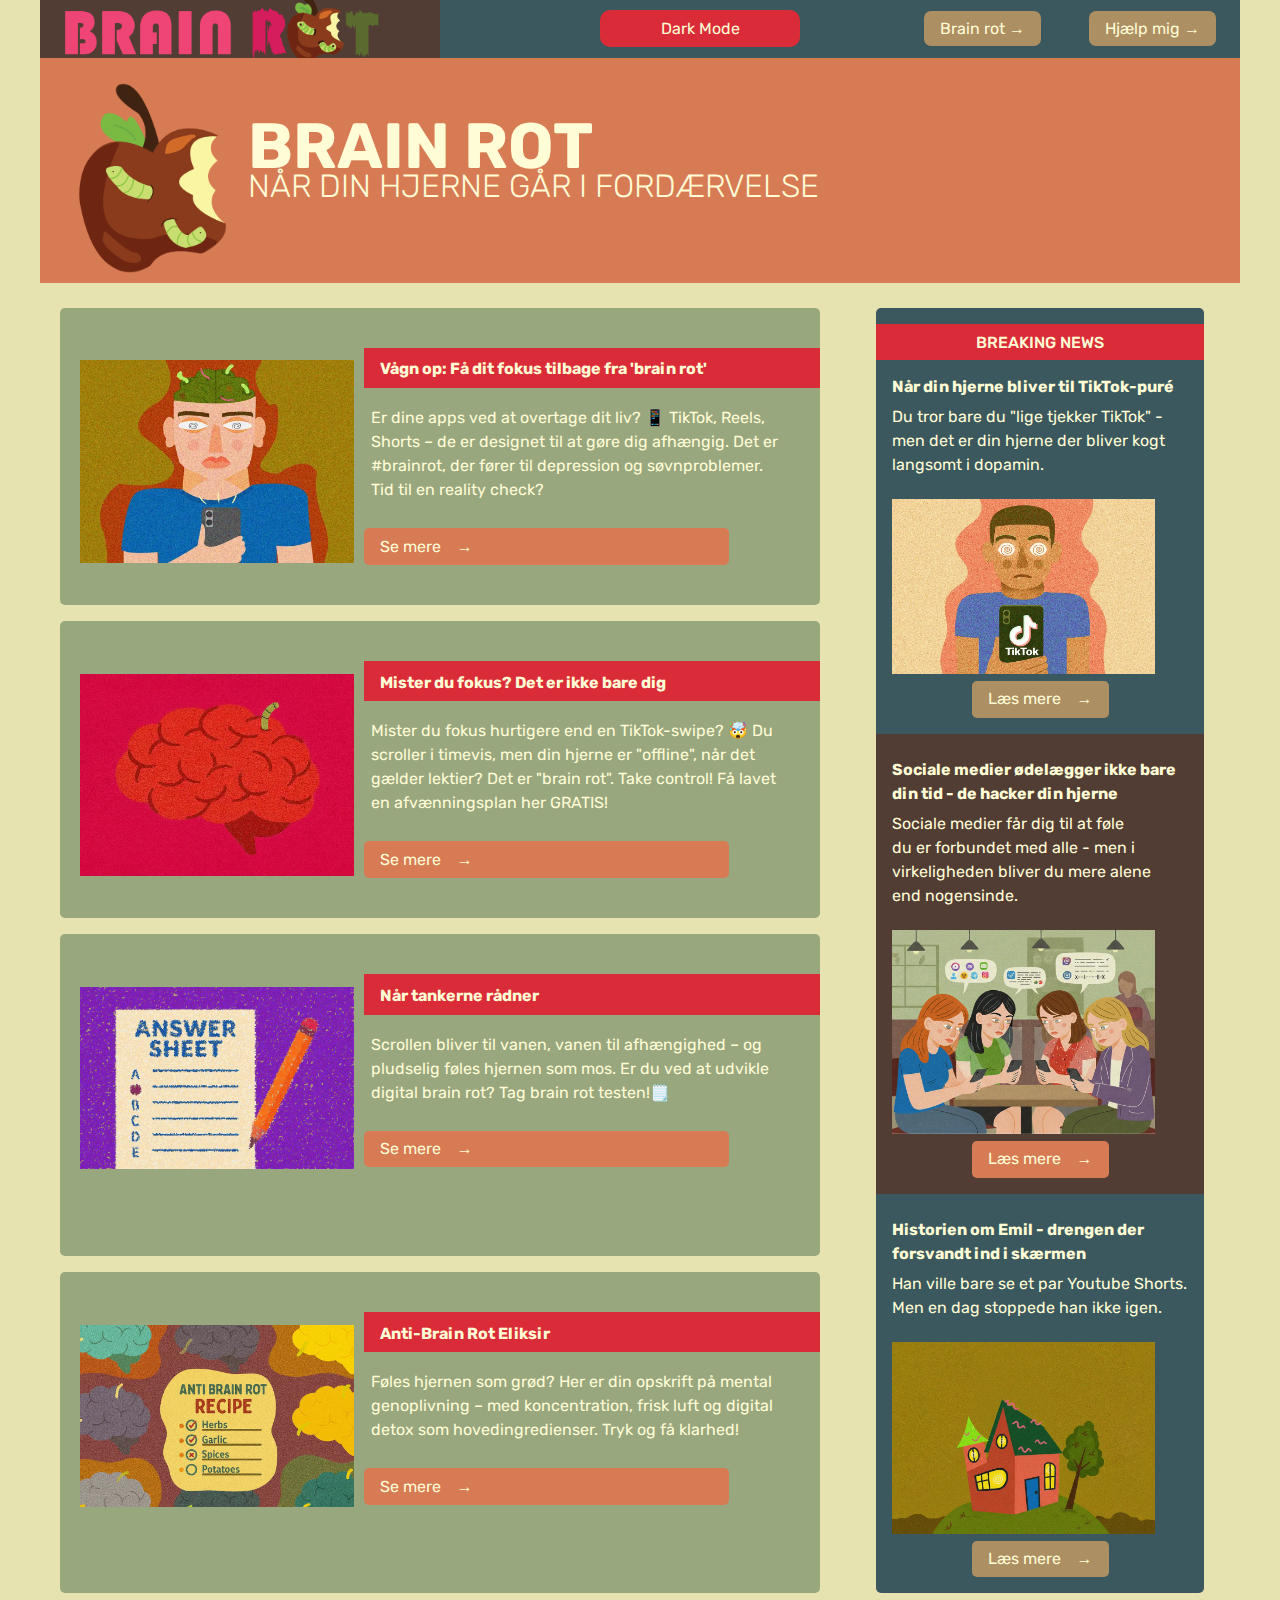
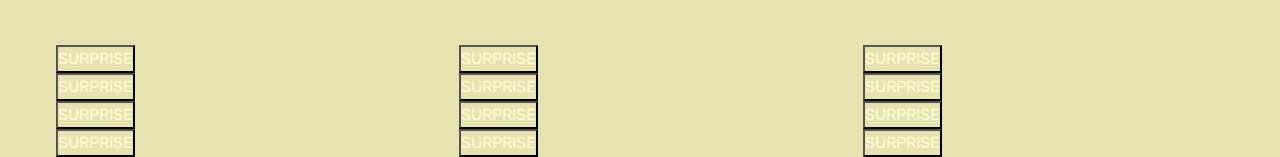
<file: index.html>
<!DOCTYPE html>
<html lang="en">

<head>
  <meta charset="UTF-8">
  <meta http-equiv="X-UA-Compatible" content="IE=edge">
  <meta name="viewport" content="width=device-width, initial-scale=1.0">
  <link rel="stylesheet" href="css/reset.css">
  <link rel="stylesheet" href="css/custom.css">
  <link rel="stylesheet" href="css/fonts.css">
  <link rel="stylesheet" href="css/general.css">
  <link rel="stylesheet" href="css/layout.css">
  <link rel="stylesheet" href="css/burger.css">
  <link rel="stylesheet" href="css/cards.css">
  <link rel="stylesheet" href="css/animations.css">
  <link rel="icon" type="image/png" href="img/fav.png">
  <link rel="icon" type="image/png" sizes="32x32" href="./favicon/favicon.svg">
  <title>Brain Rot Emergency</title>
</head>

<body id="frontpage">
  <header id="gemtsidenav">
    <nav>
      <div id="logotype-wrapper" class="logo">
        <a href="index.html"><img id="logotypeimg" src="./img/logotype-8.png" alt="logo"></a>
      </div>
      <div><button id="theme-btn">Dark Mode</button></div>
      <ul class="menu">
        <li><a class="menuItem" href="instruction.html">Brain rot</a></li>
        <li><a class="menuItem" href="register.html">Hjælp mig</a></li>
      </ul>
      <button class="burger">
        <span class="line"></span>
        <span class="line"></span>
        <span class="line"></span>
      </button>
    </nav>
  </header>
  <section id="main-disclamer">
    <div id="main-disclamer-content">
      <img class="width-change" src="./img/ikonLogo-8.png" alt="ICON">
      <div class="move-down">
        <h1>BRAIN ROT</h1>
        <p class="sub">NÅR DIN HJERNE GÅR I FORDÆRVELSE</p>
      </div>
    </div>
  </section>
  <main>
    <section id="daily">
      <!--Teasere på forsiden-->
      <article class="daily_card">
        <img class="teaserimg" src="./img/udenHotspots.webp" alt="Billede af en dreng der kigger på en telefon.">
        <div class="daily_text">
          <h2>Vågn op: Få dit fokus tilbage fra 'brain rot'</h2>
          <p class="move">
            Er dine apps ved at overtage dit liv? 📱 TikTok, Reels, Shorts – de er designet til at gøre dig afhængig.
            Det er
            #brainrot, der fører til depression og søvnproblemer. Tid til en reality check?
          </p>
          <a href="instruction.html" class="cta_btn">Se mere</a>
        </div>
      </article>
      <article class="daily_card">
        <img class="teaserimg" src="./img/forsideimg/hjernen2.webp" alt="Billede af forskellig farvet rådne hjerner.">
        <div class="daily_text">
          <h2>Mister du fokus? Det er ikke bare dig</h2>
          <p class="move">
            Mister du fokus hurtigere end en TikTok-swipe? 🤯 Du scroller i timevis, men din hjerne er "offline", når
            det gælder
            lektier? Det er "brain rot". Take control! Få lavet en afvænningsplan
            her GRATIS!
          </p>
          <a href="register.html" class="cta_btn">Se mere</a>
        </div>
      </article>
      <article class="daily_card">
        <img class="teaserimg2" src="./img/forsideimg/test.webp" alt="Billede af en test med en blyant">
        <div class="daily_text">
          <h2>Når tankerne rådner</h2>
          <p class="move">
            Scrollen bliver til vanen, vanen til afhængighed – og pludselig føles hjernen som mos. Er du ved at udvikle
            digital
            brain rot? Tag brain rot testen!🗒️
          </p>
          <div popover id="popup4" class="popupteaser">
            <h2 class="bigger-text">✅ Brain Rot Check – Afkrydsningsskema</h2>
            <p>Print skemaet ud og sæt kryds ved de udsagn, der passer på dig. Jo flere krydser, jo større grund til at
              tage en pause og
              genoplade hjernen!</p>
            <table>
              <tr>
                <th>Nr.</th>
                <th>Udsagn</th>
                <th>Ja</th>
                <th>Nej</th>
              </tr>
              <tr>
                <td>1</td>
                <td>Jeg åbner en app og glemmer straks, hvorfor jeg gjorde det</td>
                <td>&#x2610;</td>
                <td>&#x2610;</td>
              </tr>
              <tr class="bcg-change">
                <td>2</td>
                <td>Jeg scroller i timevis uden at huske noget af det, jeg har set</td>
                <td>&#x2610;</td>
                <td>&#x2610;</td>
              </tr>
              <tr>
                <td>3</td>
                <td>Jeg har svært ved at koncentrere mig om én ting i mere end 5 minutter</td>
                <td>&#x2610;</td>
                <td>&#x2610;</td>
              </tr>
              <tr class="bcg-change">
                <td>4</td>
                <td>Jeg føler mig konstant mentalt træt, selv efter søvn</td>
                <td>&#x2610;</td>
                <td>&#x2610;</td>
              </tr>
              <tr>
                <td>5</td>
                <td>Jeg har glemt, hvordan man læser en hel bog uden at tjekke telefonen</td>
                <td>&#x2610;</td>
                <td>&#x2610;</td>
              </tr>
              <tr class="bcg-change">
                <td>6</td>
                <td>Jeg starter mange opgaver, men færdiggør sjældent nogen</td>
                <td>&#x2610;</td>
                <td>&#x2610;</td>
              </tr>
              <tr>
                <td>7</td>
                <td>Jeg har svært ved at huske, hvad jeg lavede i går</td>
                <td>&#x2610;</td>
                <td>&#x2610;</td>
              </tr>
              <tr class="bcg-change">
                <td>8</td>
                <td>Jeg føler mig overstimuleret af sociale medier</td>
                <td>&#x2610;</td>
                <td>&#x2610;</td>
              </tr>
              <tr>
                <td>9</td>
                <td>Jeg har mistet interessen for ting, jeg plejede at nyde</td>
                <td>&#x2610;</td>
                <td>&#x2610;</td>
              </tr>
              <tr class="bcg-change">
                <td>10</td>
                <td>Jeg føler mig som en zombie foran skærmen</td>
                <td>&#x2610;</td>
                <td>&#x2610;</td>
              </tr>
            </table>
            <br>
            <p><b>Resultatvejledning:</b></p>
            <ul>
              <li>0–2 krydser: Du er skarp som en kniv! Fortsæt med at passe på dig selv.
              </li>
              <li>3–5 krydser: Din hjerne kunne bruge en lille pause – måske en gåtur eller en skærmfri dag?</li>
              <li>6–8 krydser: Du er i risikozonen for “brain rot”. Overvej at ændre dine vaner.
              </li>
              <li>9–10 krydser: Din hjerne råber på hjælp! Tid til digital detox og mental genopladning.</li>
            </ul>
            <br>
            <button popovertarget="popup4" id="close_btn">Luk opskrift</button>
          </div>
          <button popovertarget="popup4" class="cta_btn">Se mere</button>
        </div>
      </article>
      <article class="daily_card">
        <img class="teaserimg2" src="./img/forsideimg/opskrift.webp"
          alt="Billede af en opskrift i blandt en masse hjerner">
        <div class="daily_text">
          <h2>Anti-Brain Rot Eliksir</h2>
          <p class="move">
            Føles hjernen som grød? Her er din opskrift på mental genoplivning – med koncentration, frisk luft og
            digital detox som
            hovedingredienser. Tryk og få klarhed!
          </p>
          <div popover id="popup3" class="popupteaser">
            <h2 class="bigger-text">🍔 Opskrift: “Anti-Brain Rot Eliksir”</h2>
            <p><b>Antal portioner:</b> 1 klar og fokuseret hjerne
            </p>
            <p><b>Tid:</b> 7 dage med daglig vedligeholdelse</p>
            <p><b>Sværhedsgrad:</b> Overkommelig med vilje og lidt selvdisciplin</p>
            <img src="./img/forsideimg/eliksir.webp" alt="En grønlig eliksir i en glaskolbe.">
            <br>
            <details open>
              <summary id="top" class="summary-text">
                <b>🧂 Ingredienser</b>
              </summary>
              <div>
                <ul>
                  <li>1 spsk digital detox (skærmtid reduceret med min. 50%)</li>
                  <li>2 dl frisk luft og dagslys</li>
                  <li>3 håndfulde fysisk aktivitet (gåture, dans, yoga – vælg frit)</li>
                  <li>1 tsk dyb koncentration (f.eks. læsning eller kreativt arbejde)</li>
                  <li>5 skiver social kontakt (ægte samtaler, ikke emojis)</li>
                  <li>1 knivspids ny nysgerrighed (lær noget nyt hver dag)</li>
                  <li>Et drys søvn af høj kvalitet (min. 7 timer)</li>
                  <li>Valgfrit: dagbog, meditation, eller analog hobby</li>
                </ul>
              </div>
            </details>
            <details>
              <summary class="summary-text"><b>👩‍🍳 Fremgangsmåde</b></summary>
              <div>
                <ol>
                  <li>Forbered din hjerne: Start med at slukke for notifikationer på din telefon. Læg den fysisk væk i
                    mindst 2 timer dagligt.
                    Det skaber ro og reducerer overstimulering.</li><br>
                  <li>Tilsæt frisk luft og bevægelse: Gå udenfor. Bevæg dig. Det behøver ikke være hårdt – bare nok til
                    at
                    få blodet til at
                    cirkulere og tankerne til at løsne sig.</li><br>
                  <li>Fold social kontakt ind: Tal med nogen ansigt til ansigt eller over telefonen. Del tanker, grin,
                    stil
                    spørgsmål. Hjernen
                    elsker ægte interaktion.</li><br>
                  <li>Smag til med nysgerrighed: Lær ét nyt faktum, ét nyt ord, ét nyt perspektiv hver dag. Det kan være
                    via
                    en podcast, en
                    artikel eller en samtale.</li><br>
                  <li>Lad hvile trække smagen frem: Prioritér søvn. Ingen skærme en time før sengetid. Brug den tid på
                    at
                    læse, meditere eller
                    bare være.</li><br>
                  <li>Server med stolthed: Efter en uge vil du mærke klarhed, ro og en spirende kreativitet. Gentag
                    dagligt
                    for vedvarende
                    effekt.</li>
                </ol>
              </div>
            </details>
            <details>
              <summary id="bottom" class="summary-text">
                <b>💡 Tips</b>
              </summary>
              <div>
                <ul>
                  <li>Brain rot trives i passivitet og overstimulering. Din modgift er aktiv tilstedeværelse og
                    bevidsthed.
                  </li>
                  <li>Du behøver ikke være perfekt – bare konsekvent.</li>
                  <li>Bonus: Din telefon bliver mindre interessant, og din hjerne mere levende.</li>
                </ul>
              </div>
            </details>
            <br>
            <button popovertarget="popup3" id="close_btn">Luk opskrift</button>
          </div>
          <button popovertarget="popup3" class="cta_btn">Se mere</button>
        </div>
      </article>
    </section>

    <!--nyhederne ude i siden-->
    <section id="breaking">
      <article class="news_card">
        <h3>Når din hjerne bliver til TikTok-puré</h3>
        <p>Du tror bare du "lige tjekker TikTok" - men det er din hjerne der bliver kogt langsomt i dopamin.</p>
        <img class="width-change-img" src="./img/forsideimg/drengen2.webp"
          alt="En gruppe unge der alle kigger på deres mobiltelefoner.">

        <!--modal-artikel1-->
        <dialog id="dialog1">
          <form method="dialog">
            <h2 class="bigger-text"> 🧠 Brain Rot – når din hjerne bliver til TikTok-puré</h2>
            <p>Du tror bare, du “lige tjekker TikTok” — men det er din hjerne,
              <br>der bliver kogt langsomt i dopamin.
            </p>
            <img src="./img/forsideimg/drengen2.webp" alt="En dreng der er i trance, mens han ser tiktok.">
            <br>
            <p><b>TikTok-trance</b></p>
            <p>Forestil dig, at din hjerne er en gryde, og TikTok er varmen nedenunder. Hver gang du swiper, skrues der
              en lille smule
              op. Du mærker det ikke med det samme — men pludselig koger gryden over. Det er brain rot: når hjernen
              bliver så vant til
              hurtig, konstant stimulering, at alt andet føles kedeligt.</p>
            <p>Du kender det sikkert: du åbner appen bare for at se “lige ét klip mere”, og før du ved af det, er der
              gået 45 minutter.
              Du ved, du burde stoppe, men din hjerne vil have mere. Det er ikke din skyld — det er designet sådan.</p>
            <p><b>Glæden ved ting der tager tid</b></p>
            <p>Apps som TikTok, YouTube Shorts og Instagram Reels udnytter hjernens belønningssystem. Hver gang du
              swiper, får du et
              lille skud dopamin, hjernens “feel good”-stof. Problemet? Jo oftere du får det, jo sværere bliver det at
              mærke glæde fra
              ting, der tager tid: samtaler, skole, sport, søvn.</p>
            <p>Pludselig føles alt andet “for langsomt”. En 10-minutters video? For lang. En bog? Umulig. En samtale
              uden at tjekke
              mobilen? Kedsommeligt. Det er her brain rot for alvor sætter ind — du mister tålmodigheden og
              koncentrationen. Det er
              som om hjernen har glemt, hvordan man bare... eksisterer.</p>
            <p><b>Dopamin detox</b></p>
            <p>Men der er håb. En “dopamin detox” kan faktisk redde dig. Det betyder ikke, at du skal slette alt — bare
              give hjernen en
              pause. Prøv en dag uden shortform-videoer. Det føles mærkeligt i starten, men efter nogle timer begynder
              hjernen at
              finde ro. Du mærker igen, at tid kan føles lang — på den gode måde.
              Din hjerne er ikke ødelagt. Den er bare overophedet. Sluk for varmen, og den begynder langsomt at hele
              igen.</p>
            <br>
            <button id="close_btn">Luk artikel</button>
          </form>
        </dialog>
        <button class="cta_btn" id="cta_open1">Læs mere</button>
      </article>
      <article class="news_card">
        <h3>Sociale medier ødelægger ikke bare din tid - de hacker din hjerne</h3>
        <p>Sociale medier får dig til at føle du er forbundet med alle - men i virkeligheden bliver du mere alene end
          nogensinde.</p>
        <img class="width-change-img" src="./img/forsideimg/pigerne.webp"
          alt="En gruppe piger der alle stirrer på deres mobiler.">

        <!--modal-artikel2-->
        <div popover id="popup">
          <h2 class="bigger-text">📱 De sociale medier hacker din hjerne</h2>
          <p>Sociale medier får dig til at føle, du er forbundet med alle — men i virkeligheden bliver du mere alene end
            nogensinde.
          </p>
          <img src="./img/forsideimg/pigerne.webp" alt="En gruppe piger der alle stirrer på deres mobiler.">
          <br>
          <p><b>Du er stofmisbruger</b></p>
          <p>Hver gang du får et like, en kommentar eller en ny følger, sker der noget i din hjerne. Den udskiller
            dopamin — det
            samme stof, der aktiveres af sukker, spil og stoffer. Det føles godt. Men ligesom med alt andet, der føles
            godt, vil du
            have mere. Og mere. Og mere.</p>
          <p>Sociale medier som TikTok, Instagram og Snapchat lever af din opmærksomhed. De bruger algoritmer, der er
            skabt til at
            holde dig fanget. De ved præcis, hvad du vil se, hvornår du keder dig, og hvilke typer indhold der får dig
            til at blive
            hængende. Det er derfor, du åbner appen “bare for at tjekke noget” — og pludselig er der gået en time.</p>
          <p><b>Mangel på ægte kontakt</b></p>
          <p>Men det handler ikke kun om tid. Det handler om, hvordan det ændrer din hjerne og dit forhold til andre. Jo
            mere tid du
            bruger online, jo mindre tid bruger du på ægte kontakt. Vi er “forbundet” hele tiden, men vi taler mindre,
            ser færre
            mennesker, og føler os mere alene. Mange unge oplever lavere selvværd, fordi de konstant sammenligner sig
            med andres
            perfekte liv på skærmen. Det er en illusion — men hjernen tror på det, den ser.</p>
          <p><b>Tag kontrollen tilbage</b></p>
          <p>Du kan ikke kæmpe mod algoritmen alene, men du kan tage kontrollen tilbage. Slå notifikationer fra. Sæt
            tidsgrænser.
            Brug sociale medier bevidst i stedet for automatisk. Du behøver ikke slette alt — bare bruge det på dine
            egne vilkår.
            Din hjerne er ikke et stykke software, der kan opdateres med et klik. Men du kan “debugge” den ved at tage
            pauser og
            være mere til stede i virkeligheden. Det er der, det ægte dopamin findes.</p>
          <br>
          <button popovertarget="popup" id="close_btn">Luk artikel</button>
        </div>
        <button popovertarget="popup" class="cta_btn" id="cta_open2">Læs mere</button>
      </article>
      <article class="news_card">
        <h3>Historien om Emil - drengen der forsvandt ind i skærmen</h3>
        <p>Han ville bare se et par Youtube Shorts. Men en dag stoppede han ikke igen.</p>
        <img class="width-change-img" src="./img/forsideimg/huset.webp" alt="Et isoleret og forladt hus. Her bor Emil.">

        <!--modal-artikel3-->
        <div popover id="popup1">
          <h2 class="bigger-text">😔 Historien om Emil – drengen der forsvandt ind i skærmen</h2>
          <p>Han ville bare se et par YouTube Shorts. Men en dag stoppede han ikke igen.</p>
          <img src="./img/forsideimg/huset.webp" alt="Et isoleret og forladt hus. Her bor Emil.">
          <br>
          <p><b>Emil var bare en dreng</b></p>
          <p>Emil var 16 år og elskede at spille fodbold, hænge ud med vennerne og game lidt om aftenen. Helt almindelig
            fyr. Men så
            begyndte han at se YouTube Shorts. “Bare lige et par klip inden jeg skal sove,” sagde han. Men søvnen kom
            aldrig.</p>
          <p>Det startede uskyldigt, men snart sad han til langt ud på natten med mobilen i hånden. Skole blev hårdere.
            Træning blev
            droppet. Han begyndte at isolere sig. “Jeg orker ikke,” sagde han, mens han scrollede videre. Hans venner
            skrev, men han
            svarede sjældent. Familien så ham mest som et ansigt oplyst af skærmens blå lys.</p>
          <p><b>En tom skal</b></p>
          <p>En aften gik internettet i huset. Forældrene fandt Emil grædende. Han følte sig tom, rastløs — som om han
            ikke fandtes
            uden sin skærm. Uden videoerne vidste han ikke, hvad han skulle stille op med sig selv. Det var dér, han
            indså, hvor
            langt han var faldet ned i det digitale hul.</p>
          <p><b>Afvænning</b></p>
          <p>I dag prøver Emil at finde balancen igen. Han går ture uden mobilen, snakker med vennerne ansigt til ansigt
            og har
            slette-appen på standby, hvis det går for vidt. Han siger, det føles som at vågne fra en drøm, man troede
            var virkelig.</p>
          <p>Historien om Emil er ikke enestående. Den kunne være hvem som helst. Den kunne være dig. For skærmen føles
            tryg — men
            virkeligheden er stadig derude, og den er meget smukkere, når du kigger op.</p>
          <br>
          <button popovertarget="popup1" id="close_btn">Luk artikel</button>
        </div>
        <button popovertarget="popup1" class="cta_btn" id="cta_open1">Læs mere</button>
      </article>
    </section>
  </main>

  <footer>
    <nav class="some">
      <ul>
        <li><a href="https://giphy.com/explore/brain-rot"><button id="spb1" class="surprise_btn">SURPRISE</button></a>
        </li>
        <li><button class="surprise_btn">SURPRISE</button></li>
        <li><a href="https://da.y8.com/"><button id="spb2" class="surprise_btn">SURPRISE</button></a></li>
        <li><button class="surprise_btn">SURPRISE</button></li>
      </ul>
    </nav>
    <nav class="another">
      <ul>
        <li><button class="surprise_btn">SURPRISE</button></li>
        <li><button id="spb3" class="surprise_btn">SURPRISE</button>
        </li>
        <li><button class="surprise_btn">SURPRISE</button></li>
        <li><button class="surprise_btn">SURPRISE</button></li>
      </ul>
    </nav>
    <nav class="yetanother">
      <ul>
        <li><button class="surprise_btn">SURPRISE</button></li>
        <li><a href="gemtside.html"><button id="spb5" class="surprise_btn">SURPRISE</button></a></li>
        <li><button class="surprise_btn">SURPRISE</button></li>
        <li><button class="surprise_btn">SURPRISE</button></li>
      </ul>
    </nav>
  </footer>
  <script src="js/burger.js"></script>
  <script src="js/main.js"></script>
  <script src="js/dialog.js"></script>
  <script src="js/lightdark.js"></script>
  <script src="js/footer.js"></script>
</body>

</html>
</file>
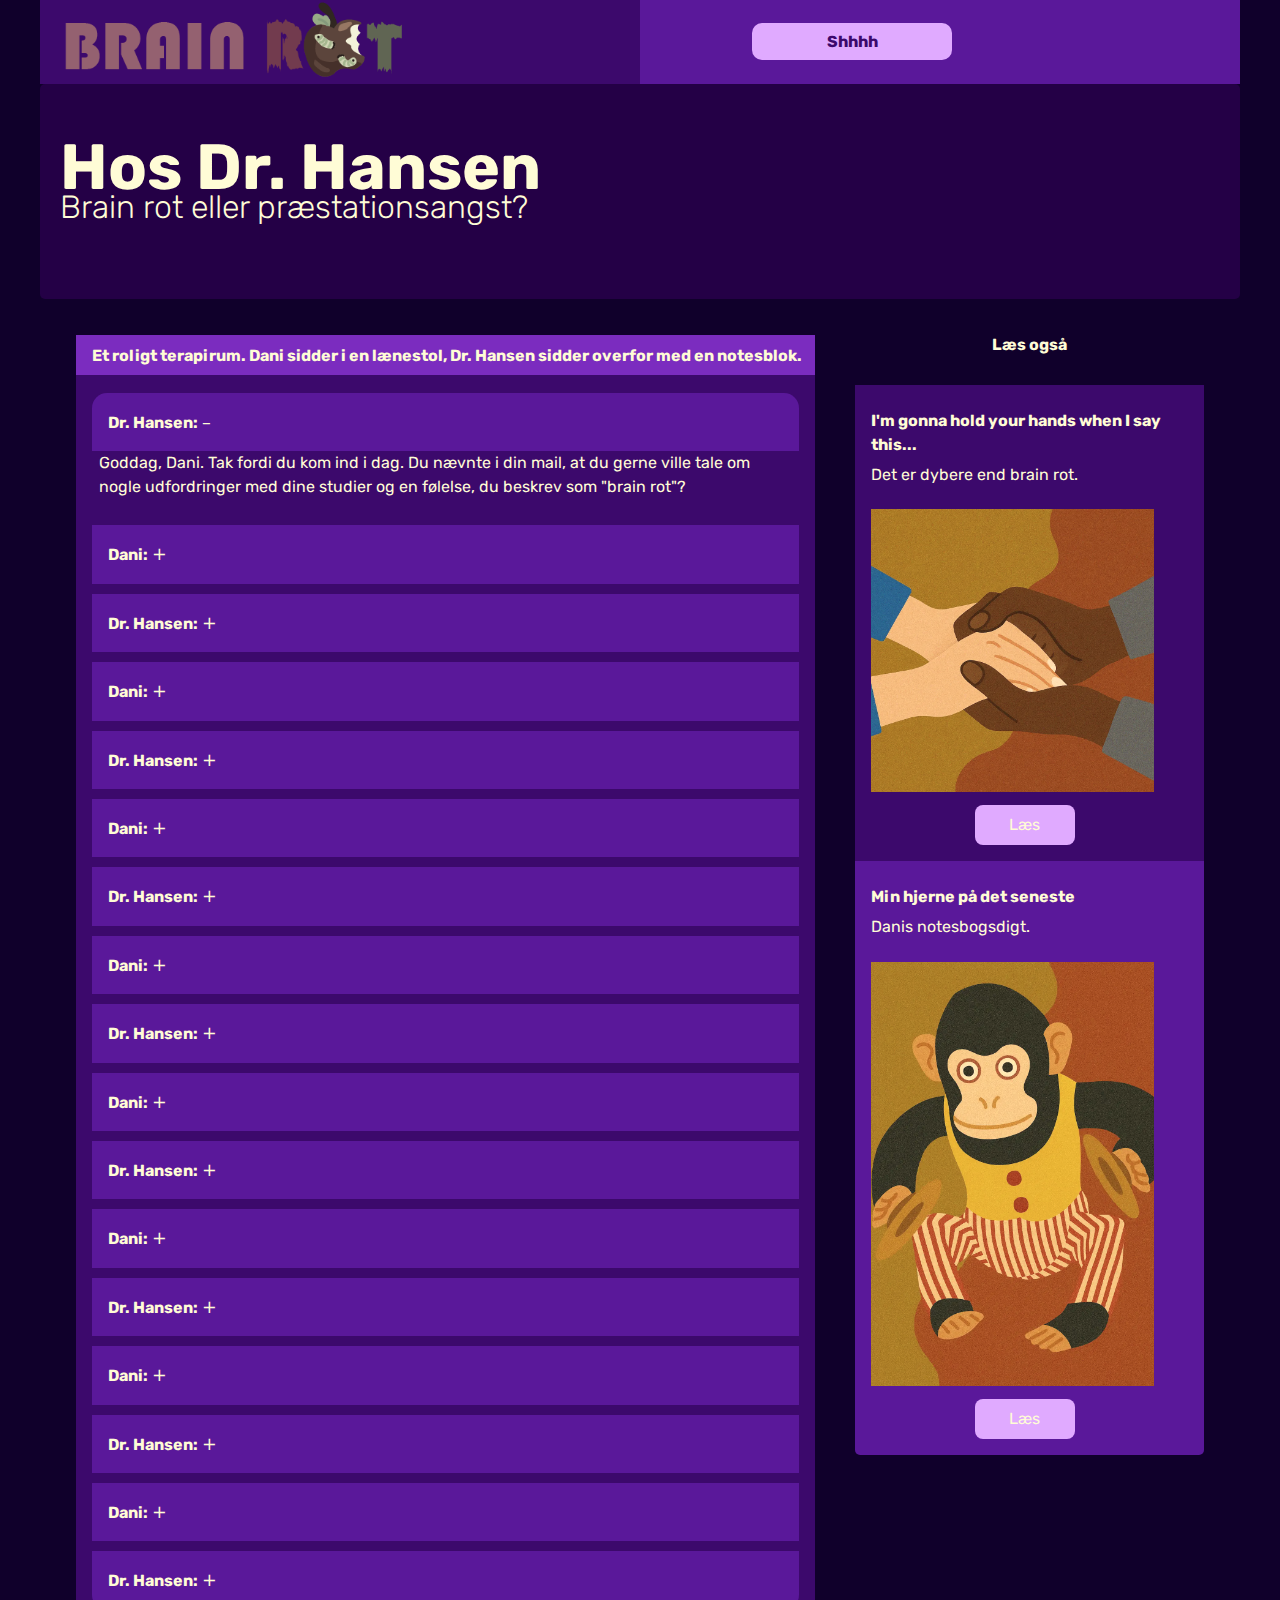
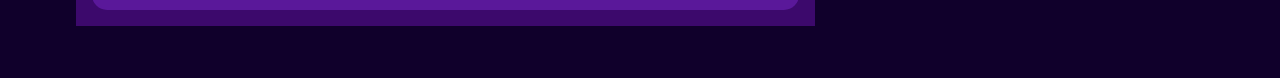
<file: gemtside.html>
<!DOCTYPE html>
<html lang="en" class="gemtside">

<head>
    <meta charset="UTF-8">
    <meta http-equiv="X-UA-Compatible" content="IE=edge">
    <meta name="viewport" content="width=device-width, initial-scale=1.0">
    <link rel="stylesheet" href="css/reset.css">
    <link rel="stylesheet" href="css/custom.css">
    <link rel="stylesheet" href="css/fonts.css">
    <link rel="stylesheet" href="css/general.css">
    <link rel="stylesheet" href="css/layout.css">
    <link rel="stylesheet" href="css/burger.css">
    <link rel="stylesheet" href="css/cards.css">
    <link rel="stylesheet" href="css/animations.css">
    <link rel="stylesheet" href="css/gemtside.css">
    <link rel="icon" type="image/png" href="img/fav.png">
    <link rel="icon" type="image/png" sizes="32x32" href="./favicon/favicon.svg">
    <title>Brain Rot Emergency</title>
</head>

<body class="gemtside">
    <header class="gemtside">
        <nav>
            <div id="logotype-wrapper2" class="logo">
                <a href="index.html"><img id="logotypeimg2" src="./img/logotype-8.png" alt="logo"></a>
            </div>
            <ul class="menu">
                <li><button id="hside" popovertarget="popup6">Shhhh</button></li>
                <div popover id="popup6">
                    <h2 class="bigger-text">Shhhh. Du har fundet den hemmelige side 🤫</h2>
                    <p><b>Det her er en stillezone.</b></p>
                    <img src="./img/gemtside/gemtside3.webp" alt="">
                    <br>
                    <div class="row">
                        <div class="column">
                            <p>Luk øjnene et øjeblik… eller blot lad dit blik blive blødt.
                                Mærk luften omkring dig, som om rummet selv begynder at ånde med dig.
                                En langsom ind… og en langsom ud…</p>

                            <p>Der er ingen hast.</p>
                            <p>Ingen krav.</p>
                            <p>Kun denne stille strøm af ord, der glider ind i dine tanker som bølger, der skvulper mod
                                en
                                fredelig kyst.</p>

                            <p>Du mærker en tung, rolig varme i kroppen.</p>
                            <p>Den begynder i skuldrene… glider ned i armene… helt ud i fingerspidserne.</p>
                            <p>Som om nogen blidt løsner en knude af overstimulering, lille tråd for lille tråd.</p>
                            <p>Du lader det ske.</p>
                            <p>Du behøver ikke gøre noget.</p>

                            <p>Et slør af gamle, rodende impulser — den der summende “brain rot”, det konstante støjende
                                hjørne
                                af sindet</p>
                            <p>— begynder langsomt at løsne sig.</p>
                        </div>
                        <div class="column">
                            <p>Ikke med kraft.</p>
                            <p>Ikke med kamp.</p>
                            <p>Men med en stille opløsning, som støv der svæver i lysstriben fra et vindue, før det
                                forsvinder
                                ud i ingenting.</p>
                            <p>Hver udånding gør tankerne blødere.</p>
                            <p>Hver indånding gør bevidstheden klarere.</p>
                            <p>Dine tanker kommer ikke for at overvælde dig…</p>
                            <p>de kommer for at slippe dig.</p>

                            <p>Forestil dig, at der dybt inde i dig er et roligt, mørkt vand.</p>
                            <p>Og alt det støjende, flimrende, overbelastede bevæger sig mod overfladen…</p>
                            <p>Langsomt…</p>
                            <p>Helt roligt…</p>
                            <p>Indtil det løfter sig væk fra dig som tåge i morgenlys.</p>
                            <p>Du mærker en stille klarhed brede sig.</p>
                            <p>Først i panden.</p>
                            <p>Så omkring øjnene.</p>
                        </div>
                        <div class="column">
                            <p>Så helt ind i dit indre blik.</p>
                            <p>Det, der før føltes som brain rot, som et konstant ekko af impulsiv støj, er nu blot en
                                tom
                                stol
                                i et ryddet rum.</p>
                            <p>Den tilstand er ikke længere her.</p>
                            <p>Den har fået lov til at slippe dig.</p>

                            <p>Og du sidder tilbage…</p>
                            <p>rolig…</p>
                            <p>klar…</p>
                            <p>blød i kroppen, lys i tankerne…</p>
                            <p>som om du har fået din egen indre stilhed tilbage.</p>

                            <p>Tag en langsom, dyb indånding.</p>
                            <p>Slip den igen.</p>
                            <p>Og mærk at du er vågen, men let.</p>
                            <p>Tilstede, men uforstyrret.</p>
                            <p>Klar — uden nogen rest af den gamle uro.</p>
                        </div>
                    </div>
                    <br>
                    <button popovertarget="popup6" id="close_btn2">Luk — uden nogen rest af den gamle uro</button>
                </div>
            </ul>
            <button class="burger">
                <span class="line"></span>
                <span class="line"></span>
                <span class="line"></span>
            </button>
        </nav>
    </header>
    <main class="gemtside">
        <section id="main-disclamer2">
            <div class="move-down">
                <h1>Hos Dr. Hansen</h1>
                <p class="sub">Brain rot eller præstationsangst?</p>
            </div>
        </section>
        <div id="divide">
            <section>
                <article class="terapi">
                    <div class="daily_text">
                        <h2>Et roligt terapirum. Dani sidder i en lænestol, Dr. Hansen sidder overfor med en notesblok.
                        </h2>
                        <details open>
                            <summary id="top" class="summary2">
                                <b>Dr. Hansen:</b>
                            </summary>
                            <p class="move">
                                Goddag, Dani. Tak fordi du kom ind i dag. Du nævnte i din mail, at du
                                gerne
                                ville
                                tale om nogle udfordringer
                                med dine studier og en følelse, du beskrev som "brain rot"?
                            </p>
                        </details>
                        <details>
                            <summary class="summary2">
                                <b>Dani:</b>
                            </summary>
                            <p class="move">
                                (Sukker dybt) Ja, præcis. Det er det eneste ord, der giver mening. Jeg føler,
                                min
                                hjerne
                                er rådden. Jeg har en
                                kæmpe opgave, der skal afleveres i multimediedesign – et "emergency site" – og jeg får
                                intet
                                lavet. Jeg scroller bare.
                                Uendeligt.
                            </p>
                        </details>
                        <details>
                            <summary class="summary2">
                                <b>Dr. Hansen:</b>
                            </summary>
                            <p class="move">
                                "Brain rot" er et stærkt udtryk. Lad os prøve at folde det ud. Når du
                                siger, du
                                "bare scroller", hvad mener
                                du så helt præcist? Hvilke platforme bruger du, og hvor lang tid føles det, som om du
                                bruger
                                på
                                dem?
                            </p>
                        </details>
                        <details>
                            <summary class="summary2">
                                <b>Dani:</b>
                            </summary>
                            <p class="move">
                                Det er mest TikTok og Instagram Reels. Måske YouTube Shorts. De der korte,
                                hurtige
                                klip.
                                Timerne forsvinder bare.
                                Jeg tænker: "Bare lige fem minutter for at koble af," og pludselig er der gået tre
                                timer. Og
                                jeg
                                har ikke engang tænkt
                                på opgaven. Jeg føler mig... tom bagefter.
                            </p>
                        </details>
                        <details>
                            <summary class="summary2">
                                <b>Dr. Hansen:</b>
                            </summary>
                            <p class="move">
                                Det lyder som en meget frustrerende cyklus. Hvad sker der i dig, lige
                                inden du
                                tager
                                telefonen i stedet for
                                at åbne dit designprogram?
                            </p>
                        </details>
                        <details>
                            <summary class="summary2">
                                <b>Dani:</b>
                            </summary>
                            <p class="move">
                                (Tænker sig om) Hmm. Der er en form for modstand. Opgaven føles stor. Kompleks.
                                Krævende.
                                Min hjerne vil bare ikke
                                forholde sig til det ansvar. Det er nemmere at få et hurtigt dopamin-fix fra en sjov
                                video
                                end
                                at skulle tænke på UX,
                                wireframes og kode.
                            </p>
                        </details>
                        <details>
                            <summary class="summary2">
                                <b>Dr. Hansen:</b>
                            </summary>
                            <p class="move">
                                Så det er en måde at håndtere ubehaget eller angsten ved opgaven på?
                                Telefonen
                                bliver en flugtvej fra
                                presset?
                            </p>
                        </details>
                        <details>
                            <summary class="summary2">
                                <b>Dani:</b>
                            </summary>
                            <p class="move">
                                Ja, præcis! Flygt fra virkeligheden. Væk fra opgaven, der føles uoverstigelig.
                            </p>
                        </details>
                        <details>
                            <summary class="summary2">
                                <b>Dr. Hansen:</b>
                            </summary>
                            <p class="move">
                                Okay. Og hvad med selve opgaven? Et "emergency site". Det lyder som
                                noget, der
                                kræver fokus. Er der
                                specifikke dele af opgaven, der føles sværere end andre?
                            </p>
                        </details>
                        <details>
                            <summary class="summary2">
                                <b>Dani:</b>
                            </summary>
                            <p class="move">
                                Det er det hele, der føles uoverskueligt. Jeg skal designe og implementere en
                                fuld
                                responsiv hjemmeside til en
                                fiktiv katastrofesituation. Der er et stort ansvar i det. Det skal virke. Det skal se
                                professionelt ud. Og jeg er bange
                                for, at mit design ikke er godt nok. At jeg fejler.
                            </p>
                        </details>
                        <details>
                            <summary class="summary2">
                                <b>Dr. Hansen:</b>
                            </summary>
                            <p class="move">
                                Aha. Så under overfladen af "brain rot" og scrollingen ligger der måske
                                en frygt
                                for
                                fiasko og et stort
                                præstationspres?
                            </p>
                        </details>
                        <details>
                            <summary class="summary2">
                                <b>Dani:</b>
                            </summary>
                            <p class="move">
                                (Nikker langsomt) Måske. Det har jeg faktisk ikke tænkt over. Jeg har bare
                                tænkt, at
                                jeg
                                var doven eller havde
                                dårlig selvkontrol.
                            </p>
                        </details>
                        <details>
                            <summary class="summary2">
                                <b>Dr. Hansen:</b>
                            </summary>
                            <p class="move">
                                Det lyder ikke, som om du er doven, Dani. Det lyder, som om du er
                                fastlåst.
                                Scrollingen er en midlertidig
                                løsning på en underliggende stress eller angst. Måske kan vi prøve at dele opgaven op i
                                meget
                                små, håndterbare bider? I
                                stedet for "lav hele sitet", måske "find inspiration til farveskemaet i 10 minutter"?
                            </p>
                        </details>
                        <details>
                            <summary class="summary2">
                                <b>Dani:</b>
                            </summary>
                            <p class="move">
                                Det lyder... mindre skræmmende.
                            </p>
                        </details>
                        <details>
                            <summary class="summary2">
                                <b>Dr. Hansen:</b>
                            </summary>
                            <p class="move">
                                Fint. Og så må vi tale om, hvordan du kan skabe lidt mere friktion i
                                forhold til
                                din
                                telefon, når du
                                arbejder. Måske skal vi indføre nogle "telefonfrie zoner" i din hverdag. Men det tager
                                vi
                                næste
                                gang. I dag fik vi i
                                hvert fald identificeret, at der er mere på spil end bare "brain rot".
                            </p>
                        </details>
                        <details>
                            <summary class="summary2">
                                <b>Dani:</b>
                            </summary>
                            <p class="move">
                                Tak, Dr. Hansen. Det giver mig lidt mere håb. Måske er min hjerne ikke helt
                                rådden
                                alligevel.
                            </p>
                        </details>
                        <details>
                            <summary id="bottom" class="summary2">
                                <b>Dr. Hansen:</b>
                            </summary>
                            <p class="move">
                                Slet ikke. Den forsøger bare at beskytte dig mod ubehag. Lad os lære den
                                nogle
                                nye
                                strategier.
                            </p>
                        </details>
                    </div>
                </article>
            </section>
            <section id="breaking">
                <h2 class="hop">Læs også</h2>
                <article class="news_card">
                    <h3>I'm gonna hold your hands when I say this...</h3>
                    <p>Det er dybere end brain rot.</p>
                    <img class="width-change-img2" src="./img/gemtside/gemtside1.webp"
                        alt="To mennesker der holder hinanden i hænderne.">

                    <div popover id="popup7">
                        <h2 class="bigger-text">I'm gonna hold your hands when I say this...</h2>
                        <p>Det er dybere end brain rot.</p>
                        <img src="./img/gemtside/gemtside1.webp" alt="To mennesker der holder hinanden i hænderne.">
                        <br>
                        <p>Dani sad bøjet over sin laptop, omgivet af kaffekrus og halvfærdige skitser. Hun skulle lave
                            et emergency-site til
                            studiet, men intet fungerede. Farvepaletten så forkert ud, rød for skarp, blå for kedelig.
                            Koden, der virkede i går,
                            nægtede i dag at opføre sig ordentligt; elementer hoppede rundt, som om siden gjorde oprør.
                        </p>
                        <p>Hun kunne have spurgt om hjælp. En mail til underviseren, en besked til klassen. Men tanken
                            gjorde hende tung. Så i
                            stedet gled hendes hånd mod telefonen, næsten automatisk.</p>
                        <p>Tiktok åbnede sig som en blød, farverig flugt.</p>
                        <p>En kat der sov.</p>
                        <p>En dans hun ikke kunne følge.</p>
                        <p>Endeløse, glitrende klip der trak hende længere væk fra projektet og tættere ind i et vakuum
                            af overstimulering.</p>
                        <p>Timerne forsvandt. Og med dem forsvandt hendes fokus. Hovedet føltes tåget, som om hendes
                            tanker gik gennem sirup.</p>
                        <p>Én til video. Men nu blev der talt direkte til hende gennem skærmen. "I'm gonna hold your
                            hands when I say this... you're suffering from brain rot. How long have you been scro..."
                        </p>
                        <p>...</p>
                        <p>Brain rot, tænkte hun. Men denne gang føltes det dybere end bare overspringshandling. Som om
                            hun havde sluppet tøjlerne
                            og nu sad fast i en spiral, hun ikke kunne bryde alene.</p>
                        <p>Hun lagde telefonen fra sig. Stilheden gjorde næsten ondt. Farverne, koden, opgaven — alt
                            føltes uoverskueligt, men
                            noget i hende vidste, at hun måtte tage et ægte skridt ud af spiralen.</p>
                        <p>Dani åbnede sin mail og skrev, med små ryst i fingrene:</p>
                        <p><b><i>“Kære Dr. Hansen… jeg tror, jeg har brug for at tale med dig om noget, der fylder mere
                                    end
                                    jeg troede.”</i></b></p>
                        <p>Hun trykkede send.</p>
                        <br>
                        <button popovertarget="popup7" id="close_btn2">Luk</button>
                    </div>
                    <button popovertarget="popup7" class="cta_btn2" id="cta_open3">Læs</button>
                </article>
                <article class="news_card">
                    <h3>Min hjerne på det seneste</h3>
                    <p>Danis notesbogsdigt.</p>
                    <img class="width-change-img2" src="./img/gemtside/gemtside2.webp" alt="En trommende abe">

                    <div popover id="popup8">
                        <h2 class="bigger-text">Min hjerne på det seneste</h2>
                        <p>Danis notesbogsdigt.</p>
                        <img class="width-change-img" src="./img/gemtside/gemtside2.webp" alt="En trommende abe">
                        <br>
                        <p>Mit fokus glider som sand</p>
                        <p>mellem fingre der prøver at holde fast.</p>
                        <p>En tanke starter klart,</p>
                        <p>slører til,</p>
                        <p>forsvinder.</p>
                        <p>Jeg vil være nærværende,</p>
                        <p>blive i én idé ad gangen,</p>
                        <p>men hjernen springer som et klipspor,</p>
                        <p>hopper videre</p>
                        <p>før meningen når at lande.</p>
                        <p>Opgaver kalder,</p>
                        <p>faner blinker,</p>
                        <p>og inde i mig drejer et lille kompas</p>
                        <p>uden nord.</p>
                        <p>Jeg skriver for at samle trådene,</p>
                        <p>trække dem hjem,</p>
                        <p>sy dem sammen.</p>
                        <p>Men ordene danser,</p>
                        <p>løber ud i kanten af papiret,</p>
                        <p>og jeg kan kun smile ad</p>
                        <p>at jeg igen</p>
                        <p>farer vild i min egen opmærksomhed.</p>
                        <p>Måske er det okay.</p>
                        <p>Måske er det bare mig,</p>
                        <p>der lærer langsomt</p>
                        <p>at stille verden lidt mere dæmpet</p>
                        <p>så jeg kan høre</p>
                        <p>mine egne tanker.</p>
                        <br>
                        <button popovertarget="popup8" id="close_btn2">Luk</button>
                    </div>
                    <button popovertarget="popup8" class="cta_btn2" id="cta_open3">Læs</button>
                </article>
            </section>
        </div>

    </main>
</file>
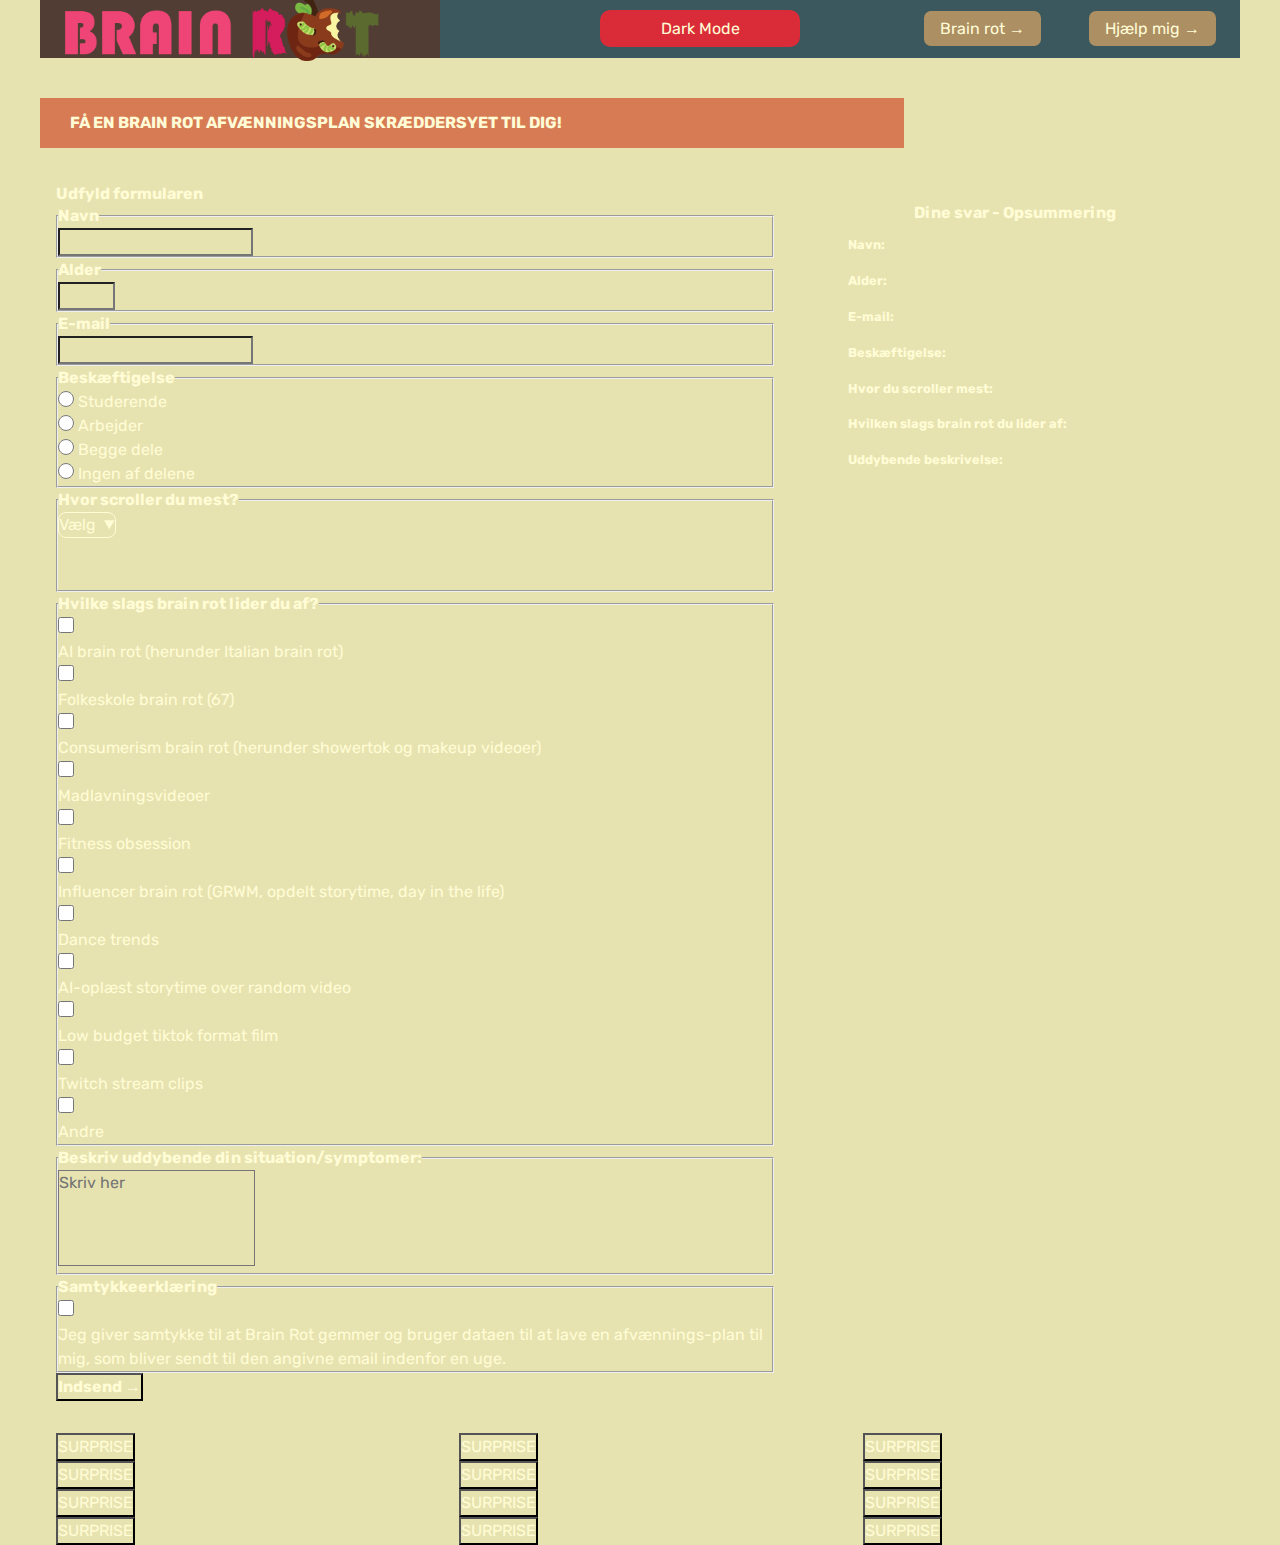
<file: register.html>
<!DOCTYPE html>
<html lang="en">

<head>
  <meta charset="UTF-8">
  <meta http-equiv="X-UA-Compatible" content="IE=edge">
  <meta name="viewport" content="width=device-width, initial-scale=1.0">
  <link rel="stylesheet" href="css/reset.css">
  <link rel="stylesheet" href="css/custom.css">
  <link rel="stylesheet" href="css/fonts.css">
  <link rel="stylesheet" href="css/general.css">
  <link rel="stylesheet" href="css/layout.css">
  <link rel="stylesheet" href="css/burger.css">
  <link rel="stylesheet" href="css/cards.css">
  <link rel="stylesheet" href="css/forms.css">
  <link rel="icon" type="image/png" href="img/fav.png">
  <link rel="stylesheet" href="css/animations.css">
  <link rel="icon" type="image/png" sizes="32x32" href="./favicon/favicon.svg">
  <title>Brain Rot Emergency</title>
</head>

<body id="register">
  <header>
    <nav>
      <div id="logotype-wrapper" class="logo">
        <a href="index.html"><img id="logotypeimg" src="./img/logotype-8.png" alt="logo"></a>
      </div>
      <div><button id="theme-btn">Dark Mode</button></div>
      <ul class="menu">
        <li><a class="menuItem" href="instruction.html">Brain rot</a></li>
        <li><a class="menuItem" href="register.html">Hjælp mig</a></li>
      </ul>
      <button class="burger">
        <span class="line"></span>
        <span class="line"></span>
        <span class="line"></span>
      </button>
    </nav>
  </header>

  <main>
    <h1>FÅ EN BRAIN ROT AFVÆNNINGSPLAN SKRÆDDERSYET TIL DIG!</h1>
    <section id="form-section">
      <h2 class="uniform">Udfyld formularen</h2>
      <form id="webform">
        <fieldset>
          <legend><label for="name"><b>Navn</b></label></legend>
          <div class="form-group">
            <input type="text" id="name" name="name" class="brun-text input-width" required>
          </div>
        </fieldset>
        <fieldset>
          <legend><label for="alder"><b>Alder</b></label></legend>
          <div class="form-group">
            <input type="number" id="alder" name="alder" class="brun-text input-width" required min="1" max="100">
          </div>
        </fieldset>
        <fieldset>
          <legend><label for="email"><b>E-mail</b></label></legend>
          <div class="form-group">
            <input type="email" id="email" name="email" class="brun-text input-width" required>
          </div>
        </fieldset>
        <fieldset>
          <legend>
            <label><b>Beskæftigelse</b></label>
          </legend>
          <div class="form-group">
            <label for="studerende"><input type="radio" id="studerende" name="occupation" value="Studerende/elev">
              Studerende</label>
            <label for="arbejder"><input type="radio" id="arbejder" name="occupation" value="Arbejder">
              Arbejder</label>
            <label for="begge"><input type="radio" id="begge" name="occupation" value="Begge dele"> Begge dele</label>
            <label for="ingen"><input type="radio" id="ingen" name="occupation" value="Ingen af delene"> Ingen af
              delene</label>
          </div>
        </fieldset>
        <fieldset>
          <legend><label for="scroll" class="stroke"><b>Hvor scroller du mest?</b></label></legend>
          <div class="form-group">
            <select class="brun-text" id="scroll" name="scroll" required>
              <option value="" class="bgcyellow">Vælg</option>
              <option value="tiktok" class="bgcyellow">Tiktok</option>
              <option value="igreels" class="bgcyellow">Instagram reels</option>
              <option value="ytshorts" class="bgcyellow">Youtube shorts</option>
              <option value="x" class="bgcyellow">X (Twitter)</option>
              <option value="twitch" class="bgcyellow">Twitch</option>
              <option value="andet" class="bgcyellow">Andet</option>
            </select>
          </div>
          <div class="form-group andet">
            <label for="andet">Andet sted du scroller</label>
            <input type="text" id="andet" name="andet" class="brun-text">
          </div>
        </fieldset>
        <fieldset>
          <legend>
            <label><b>Hvilke slags brain rot lider du af?</b></label>
          </legend>
          <div class="form-group">
            <div class="skal-flexes">
              <input type="checkbox" name="checkbox" id="ai-brainrot" value="AI brainrot">
              <label for="ai-brainrot"> AI brain rot (herunder Italian brain rot) </label>
            </div>
            <div class="skal-flexes">
              <input type="checkbox" name="checkbox" id="folkeskole-brainrot" value="Folkeskole brainrot">
              <label for="folkeskole-brainrot"> Folkeskole brain rot (67)</label>
            </div>
            <div class="skal-flexes">
              <input type="checkbox" name="checkbox" id="consumerism" value="Consumerism brainrot">
              <label for="consumerism"> Consumerism brain rot (herunder showertok og makeup videoer)</label>
            </div>
            <div class="skal-flexes">
              <input type="checkbox" name="checkbox" id="madlavning" value="Madlavningsvideoer">
              <label for="madlavning"> Madlavningsvideoer</label>
            </div>
            <div class="skal-flexes">
              <input type="checkbox" name="checkbox" id="fitness" value="Fitness obsession">
              <label for="fitness"> Fitness obsession</label>
            </div>
            <div class="skal-flexes">
              <input type="checkbox" name="checkbox" id="influencer" value="Influencer brain rot">
              <label for="influencer"> Influencer brain rot (GRWM, opdelt storytime, day in the life)</label>
            </div>
            <div class="skal-flexes">
              <input type="checkbox" name="checkbox" id="dance" value="Dance trends">
              <label for="dance"> Dance trends</label>
            </div>
            <div class="skal-flexes">
              <input type="checkbox" name="checkbox" id="storytime" value="AI-oplæst storytime">
              <label for="storytime"> AI-oplæst storytime over random video</label>
            </div>
            <div class="skal-flexes">
              <input type="checkbox" name="checkbox" id="film" value="Low budget tiktok format film">
              <label for="film"> Low budget tiktok format film</label>
            </div>
            <div class="skal-flexes">
              <input type="checkbox" name="checkbox" id="twitch" value="twitch streams">
              <label for="twitch"> Twitch stream clips</label>
            </div>
            <div class="skal-flexes">
              <input type="checkbox" name="checkbox" id="andre" value="Andre">
              <label for="andre"> Andre</label>
            </div>
          </div>
        </fieldset>
        <fieldset>
          <legend><label for="situation"><b>Beskriv uddybende din situation/symptomer:</b></label></legend>
          <div class="form-group">
            <div class="textarea">
              <textarea class="brun-text input-width2" name="beskrivelse" id="situation" required
                placeholder="Skriv her"></textarea>
            </div>
          </div>
        </fieldset>
        <fieldset>
          <legend><label for="samtykke"><b>Samtykkeerklæring</b></label></legend>
          <div class="skal-flexes">
            <input type="checkbox" name="samtykke" id="samtykke" value="samtykke" required>
            <label> Jeg giver samtykke til at Brain Rot gemmer og bruger dataen til at lave en afvænnings-plan
              til mig, som bliver sendt til den angivne email indenfor en uge.</label>
          </div>
        </fieldset>
        <button id="submit"><b>Indsend &#8594;</b></button>
      </form>
    </section>
    <section id="form-summary">
      <h2 class="uniform">Dine svar - Opsummering</h2>
      <article>
        <p class="opsummering"><b>Navn:</b>
          <span class="first_output"></span>
        </p>
        <p class="opsummering"><b>Alder:</b>
          <span class="alder_output"></span>
        </p>
        <p class="opsummering"><b>E-mail:</b>
          <span class="email_output"></span>
        </p>
        <p class="opsummering"><b>Beskæftigelse:</b>
          <span class="occu_output"></span>
        </p>
        <p class="opsummering"><b>Hvor du scroller mest:</b>
          <span class="scroll_output"></span>
        </p>
        <p class="opsummering"><b>Hvilken slags brain rot du lider af:</b>
          <span class="brainrot_output"></span>
        </p>
        <p class="opsummering"><b>Uddybende beskrivelse:</b>
          <span class="beskrivelse_output"></span>
        </p>
      </article>
    </section>
  </main>
  <footer>
    <nav class="some">
      <ul>
        <li><button class="surprise_btn">SURPRISE</button></li>
        <li><a href="https://coolors.co/palettes/trending"><button id="spb1" class="surprise_btn">SURPRISE</button></a>
        </li>
        <li><button class="surprise_btn">SURPRISE</button></li>
        <li><button class="surprise_btn">SURPRISE</button></li>
      </ul>
    </nav>
    <nav class="another">
      <ul>
        <li><button class="surprise_btn">SURPRISE</button></li>
        <li><button class="surprise_btn">SURPRISE</button></li>
        <li><a href="gemtside.html"><button id="spb5" class="surprise_btn">SURPRISE</button></a></li>
        <li><button class="surprise_btn">SURPRISE</button></li>
      </ul>
    </nav>
    <nav class="yetanother">
      <ul>
        <li><button class="surprise_btn">SURPRISE</button></li>
        <li><button class="surprise_btn">SURPRISE</button></li>
        <li><a href="https://dk.pinterest.com/ideas/dog-memes/916596503016/"><button id="spb2"
              class="surprise_btn">SURPRISE</button></a></li>
        <li><button class="surprise_btn">SURPRISE</button></li>
      </ul>
    </nav>
  </footer>
  <script src="js/burger.js"></script>
  <script src="js/form.js"></script>
  <script src="js/lightdark.js"></script>
</body>

</html>
</file>
<file: css/custom.css>
:root {
  /* Colours */
  --color-bg: light-dark(#e7e3b0, #5a5948); /* page background /*


  /* Header */
  --color-head-bg: light-dark(#d77b55, #926f60);

  /* Logotype */
  --color-logotype-bg: light-dark(#513d34, #2a221e);
  --color-text-logotype: #ad8f64;
  --font-logotype-size: 2rem;

  /* Global menu */
  --color-menu-bg: light-dark(#3a585d, #354345);
  /* Links */
  --color-link-bg: light-dark(#ad8f64, #927955);
  --color-link-hover: light-dark(#da2c38, #e84853); /* used */
  --color-link-active: light-dark(#513d34, #2a221e); /* used */
  --border-radius-links: 7px;

  /* Headlines og rubrik */
  --font-h1-size: 4rem;
  --font-sub1-size: 2rem;
  --font-h2-size: 1rem;
  --font-h3-size: 1rem;
  --color-headline-bg: light-dark(#da2c38, #e84853);
  --color-headline-text-page: #fffcd6;

  /* Tekst */
  --color-text: #fffcd6;
  --color-text-inverted: #fffcd6;

  /*  Marginer */
  --margin-head-bottom: 5px;

  /* Borders */
  --border-radius: 5px;

  /* Cards */
  --color-card-bg: light-dark(#98a77e, #869966);
  --color-cta-card-bg: light-dark(#d77b55, #926f60);
  /* news-cards */
  --color-news-bg: light-dark(#3a585d, #354345);
  --color-news-bg-inverted: light-dark(#513d34, #2a221e);
  --color-cta-newscard-bg: light-dark(#ad8f64, #927955);
  --color-cta-newscard-bg-inverted: light-dark(#d77b55, #926f60);

  /* Fonts */
  --font-family-sans: "Rubik", ui-sans-serif;
  --font-weight-light: 300;
  --font-weight-regular: 400;
  --font-weight-medium: 500;
  --font-weight-bold: 700;

  /* Text sizes */
  --logotype-size: 1rem;
  --headline1-size: 2rem;
  --headline2-size: 1rem;
  --headline3-size: 1rem;
  --bodytext-size: 1rem;
  --cta-text-size: 1rem;
  --followup-text-size: 1rem;
  --form-submit-size: 1rem;

  /* Infographics */
  --color-info-bg: light-dark(#98a77e, #869966);
  --color-infobox-1-bg: light-dark(#ad8f64, #927955);
  --color-infobox-2-bg: light-dark(#d77b55, #926f60);
}
html {
  color-scheme: light dark;
}

html.dark {
  color-scheme: dark;
}

/*rykker p-tekst i teaserbokse længere mod højre*/
.move {
  padding-left: 7px;
}

/*rykker h1 på forside ned til midten af logo-ikonet*/
.move-down {
  padding-block: 3rem;
}

/*ændre width på ikon-logo*/
.width-change {
  width: 160px;
  height: 190px;
}
/*rykker logo ikon og h1 længere ned på orange boks*/
#main-disclamer-content {
  padding-top: 40px;
}
/*ændre størrelsen på billederne i nyhederne*/
.width-change-img {
  width: 295px;
  border-radius: 15px;
}

/*dialog-bokse, første modal*/
#dialog1 {
  background-color: light-dark(#e7e3b0, #5a5948);
  max-height: 90vh;
  max-width: 60ch;
  width: 90vw;
  border-color: light-dark(#513d34, #2a221e);
}

/*popup modaler, anden og tredje modal*/
#popup {
  background-color: light-dark(#fffcd6, #7d7c64);
  max-height: 90vh;
  max-width: 60ch;
  width: 90vw;
  border-color: light-dark(#513d34, #2a221e);
}
#popup1 {
  background-color: light-dark(#fffcd6, #7d7c64);
  max-height: 90vh;
  max-width: 60ch;
  width: 90vw;
  border-color: light-dark(#513d34, #2a221e);
}

#popup3 {
  background-color: light-dark(#fffcd6, #7d7c64);
  max-height: 90vh;
  max-width: 60ch;
  width: 90vw;
  border-color: light-dark(#513d34, #2a221e);
  padding: 1rem;
  padding-top: 0;
  transition: all 1s ease;
}

#popup4 {
  background-color: light-dark(#fffcd6, #7d7c64);
  max-height: 90vh;
  max-width: 60ch;
  width: 90vw;
  border-color: light-dark(#513d34, #2a221e);
  padding: 1rem;
  padding-top: 0;
  /*transition: all 1s ease;*/
}

/*harmonika styling*/
summary {
  background-color: light-dark(#d77b55, #926f60);
  padding: 1rem;
}
/*fjerner default trekanten der symbolisere åben/lukket*/
summary::marker {
  content: none;
}
/*giver harmonikaen + og - tegn baseret på åben/lukket i stedet*/
summary::after {
  content: "+";
  font-family: system-ui;
  font-weight: 400;
  font-size: 1.1rem;
}

[open] summary::after {
  content: "–";
}
/*animere harmonikaen, så indholdet folder ud i stedet for bare at poppe ud*/
::details-content {
  height: 0;
  overflow: clip;
  transition: 1s allow-discrete;
}

[open]::details-content {
  height: auto;
}

/*toppen og bunden af harmonikaen*/
#top {
  border-top-left-radius: 15px;
  border-top-right-radius: 15px;
}
#bottom {
  border-bottom-left-radius: 15px;
  border-bottom-right-radius: 15px;
}
/*gør summary teksten lys*/
.summary-text {
  color: #fffcd6;
}

/*baggrunden*/
::backdrop {
  backdrop-filter: blur(10px);
}

/*animation med transitions på anden og tredje modaler*/
[popover] {
  opacity: 0;
  rotate: 360deg;
  transition: 0.5s allow-discrete;
}

[popover]:popover-open {
  opacity: 1;
  rotate: none;

  @starting-style {
    opacity: 0;
    rotate: 360deg;
  }
}

/*animation på teaser modaler*/
[popover].popupteaser {
  opacity: 0;
  transition: 1s allow-discrete;
}

[popover]:popover-open {
  opacity: 1;
  rotate: none;

  @starting-style {
    opacity: 0;
  }
}

/*gør h3 større i modaler*/
.bigger-text {
  font-size: 1.8rem;
}

/*se mere knapper*/
.cta_btn {
  border: none;
  text-align: left;
}

.cta_btn:hover {
  background-color: light-dark(#3a585d, #354345);
}

/*luk knap styling*/
#close_btn {
  background-color: #ad8f64;
  padding-block: 0.5rem;
  padding-left: 2rem;
  padding-right: 2rem;
  margin-bottom: 2rem;
  border-radius: 8px;
  color: #fffcd6;
  border: none;
}

#close_btn:hover {
  background-color: light-dark(#3a585d, #354345);
}

/*læs mere knap styling*/
#cta_open1 {
  border: none;
}
#cta_open2 {
  border: none;
}

#cta_open1:hover {
  background-color: light-dark(#d77b55, #926f60);
  border: none;
}
#cta_open2:hover {
  background-color: light-dark(#3a585d, #354345);
  border: none;
}

/*logostyling*/
#logotypeimg {
  width: 330px;
  padding-top: 0.9rem;
  padding-bottom: 0.9rem;
  padding-left: 0;
}
#logotypeimg:hover {
  padding: 0;
  width: 360px;
  background: none;
}

/*teaser billeder styling*/
.teaserimg {
  padding-top: 0.8rem;
  border-radius: 0;
  height: 215px;
}

.teaserimg2 {
  padding-top: 0.8rem;
  border-radius: 0;
  height: 195px;
}

/*skema på teaser 3*/
table {
  border: #513d34 solid;
  text-align: left;
  background-color: #d4b892;
}
th {
  background-color: #ad8f64;
  padding: 0.6rem;
}
td {
  padding: 0.6rem;
  border: #513d34 solid;
}

table,
th,
td,
tr {
  border-collapse: collapse;
}

.bcg-change {
  background-color: #e3d2b9;
}

/*TOGGLE BUTTON*/
#theme-btn {
  border-radius: 10px;
  background-color: light-dark(#da2c38, #e84853);
  border: none;
  padding: 0.4rem;
  padding-left: 2rem;
  padding-right: 2rem;
  margin-left: 10rem;
  font-size: 1rem;
  width: 200px;
}

#theme-btn:hover {
  background-color: light-dark(#98a77e, #869966);
}
/****************************************/
</file>
<file: css/fonts.css>
@font-face {
  font-family: "Rubik";
  src: url("../fonts/Rubik-VariableFont_wght.woff2") format("woff2-variations"),
    url("/fonts/Rubik-Regular.woff") format("woff");
  font-weight: 300 700;
  font-style: normal;
}
</file>
<file: css/general.css>
html {
  font-family: var(--font-family-sans);
  color: var(--color-text);
  background-color: var(--color-bg);
}

header {
  height: min-content;
}

#main-disclamer {
  height: 225px;
  background-color: var(--color-head-bg);
  display: flex;
  justify-content: flex-start;
  align-items: center;
  padding-left: 2rem;
  padding-bottom: 2%;
  margin-bottom: var(--margin-head-bottom);
}

#main-disclamer-content {
  display: flex;
  column-gap: 1rem;
}

main section {
  padding: 20px;
  border-radius: var(--border-radius);
}

h1 {
  font-size: var(--font-h1-size);
  font-weight: var(--font-weight-bold);
  color: var(--color-text-inverted);
  margin: 5px 0;
  line-height: 1.3rem;
  text-align: left;
}

#instruction h1,
#register h1 {
  margin: 40px 0 20px 0;
  padding: 15px 30px;
  background-color: var(--color-head-bg);
  font-size: var(--font-h2-size);
}

#instruction p {
  grid-column: 1/-1;
  margin-bottom: 20px;
  font-size: var(--font-h2-size);
  line-height: 1.5rem;
}

.sub {
  font-size: var(--font-sub1-size);
  font-weight: var(--font-weight-light);
  color: var(--color-text-inverted);
}

h2 {
  font-size: var(--headline2-size);
}

h3 {
  font-size: var(--headline3-size);
}

main>h1 {
  width: calc(80% - 6rem);
}

/* NAVIGATION STRUCTURES */
header>nav {
  height: 100%;
  background-color: var(--color-menu-bg);
}

nav ul {
  list-style: none;
}

a {
  font-family: var(--font-family-sans);
}

nav a {
  text-decoration: none;
  color: var(--color-text);
}

/* Måske skal du lave en ny regel for logotype-wrapper, når du har lavet din logotype */
#logotype-wrapper {
  background-color: var(--color-logotype-bg);
  display: flex;
  justify-content: flex-start;
  align-items: center;
  height: 3.6rem;
}

#logotype-wrapper>a {
  color: var(--color-text-logotype);
  font-size: var(--font-logotype-size);
  font-weight: var(--font-weight-medium);
  width: max-content;
  margin-left: 1rem;
}

/* Global menu */
header nav li a {
  margin: 1.5rem;
  background-color: var(--color-link-bg);
  color: var(--color-text);
  font-size: var(--followup-text-size);
  padding: 0.5rem 1rem;
  border-radius: var(--border-radius-links);
}

/* Pilen efter menu-tekst */
header>nav li>a:after {
  content: " \2192";
}

/* Global menu hover effekt - Lav den om til det, du synes */
nav a:hover {
  background-color: var(--color-link-hover);
}

nav a:active {
  background-color: var(--color-link-active);
}

/* FOOTER */
footer a {
  font-size: 0.7rem;
}
</file>
<file: css/layout.css>
/* LAYOUT FOR MAIN CONTENT */
body {
  display: grid;
  grid-template-rows: auto 1fr auto;
  height: 100vh;
  max-width: 1200px;
  margin: 0 auto;
}
main {
  display: grid;
  row-gap: 1rem;
}
main > *:not(:first-child) {
  margin: 0 1rem;
}
main {
  grid-template-rows: min-content min-content 1fr min-content;
}
#instruction main {
  grid-template-rows: min-content min-content min-content 1fr min-content;
}
/* LAYOUT FOR HEADER AND FOOTER */
footer {
  display: grid;
  gap: 10px;
}
header nav,
footer nav {
  display: flex;
  justify-content: space-between;
  align-items: center;
}
header nav > * {
  flex: 1;
}
nav ul {
  display: flex;
  justify-content: flex-end;
}
header ul {
  height: 100%;
  width: clamp(175px, 50%, 300px);
}
footer ul {
  flex-direction: column;
  padding-left: 1rem;
}

/* LAYOUT FOR SECTIONS */
#daily,
#breaking {
  display: grid;
}
#daily {
  grid-template-rows: repeat(2, minmax(200px, min-content));
  gap: 1rem;
}
#breaking {
  grid-template-rows: repeat(auto-fit, minmax(50px, min-content));
  gap: 0;
}

@media (width > 600px) {
  #frontpage > main {
    grid-template-columns: 6fr 3fr;
    grid-template-rows: auto 1fr auto;
  }
  #instruction > main,
  #register > main {
    grid-template-columns: 5fr 3fr;
    grid-template-rows: auto auto 1fr auto;
  }

  .qr {
    order: 1;
  }

  h1 {
    grid-column: 1 / -1;
  }
  footer {
    grid-template-columns: 1fr 1fr 1fr;
  }
}
</file>
<file: css/burger.css>
.burger {
  width: 30px;
  height: 20px;
  cursor: pointer;
}

.burger .line {
  display: block;
  width: 100%;
  height: 2px;
  background-color: #333333;
  margin-bottom: 5px;
  transition: 0.2s linear;
}
.burger {
  display: none;
}
@media screen and (width < 800px) {
  .menu {
    display: none;
  }
  .logo {
    flex: 0 0 50vw;
  }
  .burger {
    display: block;
    background-color: transparent;
    border: 0;
    flex: 0 0 auto;
    margin: 0 20px;
  }
  .burger.active .line:nth-child(1) {
    transform: rotate(45deg) translate(5px, 5px);
    transition: 0.2s linear;
  }
  .burger.active .line:nth-child(2) {
    opacity: 0;
    transition: 0.15s linear;
  }
  .burger.active .line:nth-child(3) {
    transform: rotate(-45deg) translate(5px, -5px);
    transition: 0.2s linear;
  }
  nav.active .menu {
    display: block;
    background-color: var(--color-menu-bg);
    position: absolute;
    top: 3.6rem;
    right: 0;
    width: clamp(200px, 50vw, 400px);
    z-index: 1;
    opacity: 0.8;
  }
  header > nav li > a:after {
    content: "";
  }
  nav.active .menu li {
    margin: 40px 20px;
    text-align: right;
  }
  nav.active .menu a {
    font-size: 24px;
  }
}
</file>
<file: css/cards.css>
.daily_card {
  background-color: var(--color-card-bg);
  display: grid;
  grid-template-columns: 3fr 5fr;
  gap: 10px;
  padding: 40px 0 40px 20px;
  border-radius: var(--border-radius);
  height: minmax(200px, min-content);
}
.daily_text {
  display: grid;
  grid-template-rows: repeat(3, min-content);
  gap: 10px;
}
.daily_text h2 {
  background-color: var(--color-headline-bg);
  color: var(--color-text-inverted);
  padding: calc(1.1rem / 1.5) 0 calc(1.1rem / 2) 1rem;
  margin: 0 0 0.5rem 0;
}
.daily_text p {
  padding-right: 2rem;
  margin: 0 0 1rem 0;
}
.daily_text .cta_btn {
  justify-self: left;
  width: 80%;
}
.daily_img {
  width: 100%;
  height: 100%;
  object-fit: cover;
}
.news_card {
  background-color: var(--color-news-bg);
  display: grid;
  grid-template-rows: repeat(min-content);
  gap: 0.4rem;
  padding: 1rem 0;
  height: minmax(300px, min-content);
}
.news_card:nth-child(2n) {
  background-color: var(--color-news-bg-inverted);
}
.news_card > * {
  padding: 0 1rem;
}
.news_card h3 {
  margin: 0.5rem 0 0 0;
}
.news_card p {
  margin: 0 0 1rem 0;
}
.news_card:first-child:before {
  content: "BREAKING NEWS";
  background-color: var(--color-headline-bg);
  color: var(--color-headline-text-page);
  font-size: var(--font-h3-size);
  font-weight: var(--font-weight-medium);
  text-align: center;
  line-height: 1rem;
  padding: calc(1.1rem / 1.5) 0 calc(1.1rem / 2) 0;
}
.news_card:first-child {
  border-radius: var(--border-radius) var(--border-radius) 0 0;
}
.news_card:last-child {
  border-radius: 0 0 var(--border-radius) var(--border-radius);
}

.news_card .cta_btn {
  justify-self: center;
}
.cta_btn {
  display: inline-block;
  padding: 0.4rem 1rem;
  background-color: var(--color-cta-card-bg);
  color: var(--color-text-inverted);
  text-decoration: none;
  width: max-content;
  border-radius: var(--border-radius);
}
.news_card .cta_btn {
  background-color: var(--color-cta-newscard-bg);
}
.news_card:nth-of-type(2n) .cta_btn {
  background-color: var(--color-cta-newscard-bg-inverted);
  color: var(--color-text);
}
.cta_btn:after {
  content: "\2192";
  margin-left: 1rem;
}
</file>
<file: css/animations.css>
.hide {
  visibility: hidden;
}

/*fade-in animation*/
.fadeIn {
  animation: fadeIn 0.5s ease-in;
}

@keyframes fadeIn {
  0% {
    opacity: 0;
  }
  100% {
    opacity: 1;
  }
}

/*fade-in animation*/
.fadeOut {
  animation: fadeOut_kf 0.5s ease-in;
}

@keyframes fadeOut_kf {
  0% {
    opacity: 1;
  }
  100% {
    opacity: 0;
  }
}

/*vibrate animation*/
.vibrate {
  animation: vibrate_kf 0.5s infinite;
}

@keyframes vibrate_kf {
  0% {
    rotate: 0deg;
  }
  25% {
    rotate: -2deg;
  }
  75% {
    rotate: 0deg;
  }
  100% {
    rotate: 2deg;
  }
}

.transform {
  animation: transform_kf 1s infinite;
}

@keyframes transform_kf {
  0% {
    text-transform: none;
  }
  50% {
    text-transform: uppercase;
    color: #3a585d;
    font-size: 1.7rem;
  }
  100% {
    text-transform: uppercase;
    color: #513d34;
    font-size: 1.3rem;
  }
}

.transform2 {
  animation: transform_fk 0.5s infinite;
}

@keyframes transform_fk {
  0% {
    text-transform: none;
  }
  50% {
    text-transform: uppercase;
    color: #3a585d;
    font-size: 1.3rem;
  }
  100% {
    text-transform: uppercase;
    color: red;
    font-size: 0.9rem;
  }
}

.colortransform {
  animation: color_kf 1s linear;
}

@keyframes color_kf {
  0% {
    background-color: rgb(189, 28, 28);
  }
  25% {
    background-color: orange;
  }
  50% {
    background-color: yellow;
  }
  75% {
    background-color: greenyellow;
  }
  100% {
    background-color: lightblue;
  }
}
</file>
<file: css/gemtside.css>
.gemtside {
  background-color: /*rgb(76, 37, 56)*/ #10002b;
}
#divide {
  display: grid;
  grid-template-columns: 2fr 1fr;
}
.terapi {
  background-color: /*rgb(102, 107, 69)*/ #3c096c;
}

/*harmonika styling*/
details {
  margin-left: 1rem;
  margin-right: 1rem;
}
.summary2 {
  background-color: /*rgb(79, 83, 54)*/ #5a189a;
  padding: 1rem;
}
/*fjerner default trekanten der symbolisere åben/lukket*/
summary::marker {
  content: none;
}
/*giver harmonikaen + og - tegn baseret på åben/lukket i stedet*/
summary::after {
  content: "+";
  font-family: system-ui;
  font-weight: 400;
  font-size: 1.1rem;
}

[open] summary::after {
  content: "–";
}

/*animere harmonikaen, så indholdet folder ud i stedet for bare at poppe ud*/
::details-content {
  height: 0;
  overflow: clip;
  transition: 1s allow-discrete;
}

[open]::details-content {
  height: auto;
}

/*toppen og bunden af harmonikaen*/
#top {
  border-top-left-radius: 15px;
  border-top-right-radius: 15px;
}
#bottom {
  border-bottom-left-radius: 15px;
  border-bottom-right-radius: 15px;
  margin-bottom: 1rem;
}
/*gør summary teksten lys*/
.summary-text {
  color: #fffcd6;
}

/***knappen på header***/
#hside {
  border-radius: 10px;
  background-color: #e0aaff;
  color: #3c096c;
  font-weight: 900;
  border: none;
  padding: 0.4rem;
  padding-left: 2rem;
  padding-right: 2rem;
  margin-right: 18rem;
  font-size: 1rem;
  width: 200px;
}

#hside:hover {
  background-color: #9d4edd;
  color: #fffcd6;
  font-weight: 400;
}

/*popup*/
#popup6 {
  padding: 1rem;
  background-color: #240046;
  max-height: 90vh;
  max-width: 150ch;
  width: 90vw;
  border-color: #10002b;
  color: #fffcd6;
}

#popup7 {
  padding: 1rem;
  background-color: #240046;
  max-height: 90vh;
  max-width: 60ch;
  width: 90vw;
  border-color: #10002b;
  color: #fffcd6;
}

#popup8 {
  padding: 1rem;
  background-color: #240046;
  max-height: 90vh;
  max-width: 40ch;
  width: 90vw;
  border-color: #10002b;
  color: #fffcd6;
}

.width-change-img2 {
  width: 315px;
  filter: sepia(30%);
}

/*kolonne styling*/
.column {
  float: left;
  width: 33%;
}

.row:after {
  content: "";
  display: table;
  clear: both;
}

#main-disclamer2 {
  background-color:/* rgb(51, 79, 78)*/ #240046;
}

#logotype-wrapper2 {
  background-color: /*#502b2d*/ #3c096c;
}

#logotypeimg2 {
  width: 370px;
  padding-left: 1rem;
  filter: saturate(30%);
}

#logotypeimg2:hover {
  padding: 0;
  padding-left: 1rem;
  width: 380px;
  background: none;
}

.hop {
  text-align: center;
}
:root {
  --color-menu-bg: #5a189a;
  --color-headline-bg: #7b2cbf;
  --color-news-bg: #5a189a;
  --color-news-bg-inverted: #3c096c;
}

#cta_open3 {
  border: none;
  background-color: #e0aaff;
  padding-block: 0.5rem;
  margin-top: 0.4rem;
  margin-left: 7.5rem;
  border-radius: 8px;
  color: #fffcd6;
  width: 100px;
}
#cta_open3:hover {
  background-color: #9d4edd;
}

/*luk knap styling*/
#close_btn2 {
  background-color: #9d4edd;
  padding-block: 0.5rem;
  padding-left: 2rem;
  padding-right: 2rem;
  margin-bottom: 2rem;
  border-radius: 8px;
  color: #fffcd6;
  border: none;
}

#close_btn2:hover {
  background-color: #7b2cbf;
}
</file>
<file: css/forms.css>
#webform {
  background-color: var(--form-background-color);
}

#form-section,
#form-summary {
  background-color: var(--info-background-color);
  padding: 0;
}
#form-summary h2 {
  line-height: 3rem;
  text-align: center;
  background-color: var(--headline-bg-color-inverted);
  color: var(--headline-color-inverted);
  padding-top: 5px;
}
#form-summary h3 {
  font-size: 0.8rem;
  line-height: 0.8rem;
  font-weight: 600;
  margin: 0;
  padding: 0;
}
#form-summary > *:not(:first-child) {
  margin: 0 clamp(1rem, 10%, 7rem);
}
#form-summary p {
  font-size: 0.8rem;
  line-height: 1.3;
  margin: 0 0 1.2rem 0;
  padding: 0;
}
</file>
